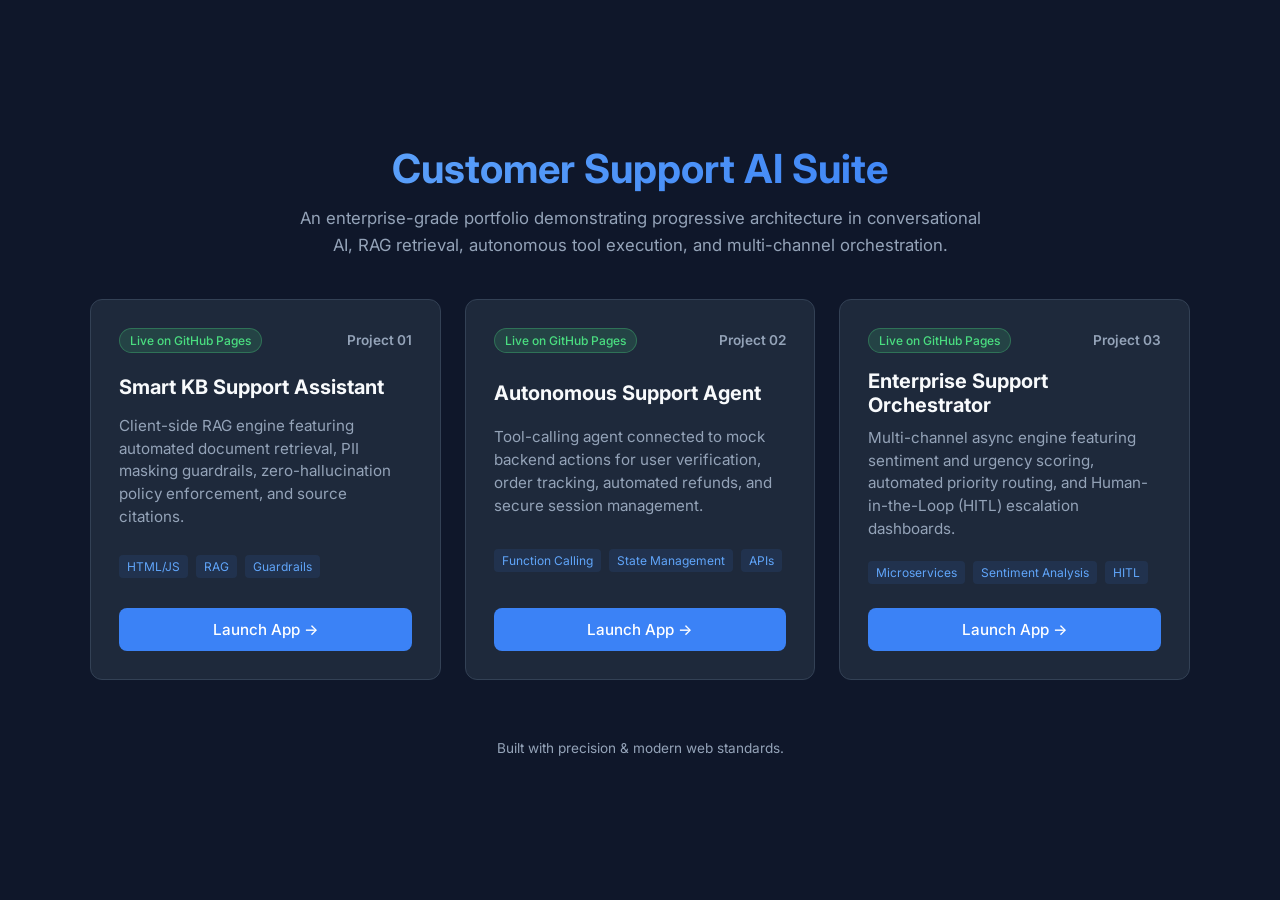
<file: index.html>
<!DOCTYPE html>
<html lang="en">
<head>
    <meta charset="UTF-8">
    <meta name="viewport" content="width=device-width, initial-scale=1.0">
    <title>Customer Support AI Portfolio</title>
    <link rel="stylesheet" href="style.css">
    <link href="https://fonts.googleapis.com/css2?family=Inter:wght@400;500;600;700&display=swap" rel="stylesheet">
</head>
<body>
    <div class="portfolio-container">
        <!-- Header Section -->
        <header class="hero-section">
            <h1>Customer Support AI Suite</h1>
            <p>An enterprise-grade portfolio demonstrating progressive architecture in conversational AI, RAG retrieval, autonomous tool execution, and multi-channel orchestration.</p>
        </header>

        <!-- Project Grid -->
        <div class="project-grid">
            
            <!-- Project 1 Card -->
            <div class="project-card active-card">
                <div class="card-header">
                    <span class="badge live-badge">Live on GitHub Pages</span>
                    <span class="project-num">Project 01</span>
                </div>
                <h2>Smart KB Support Assistant</h2>
                <p>Client-side RAG engine featuring automated document retrieval, PII masking guardrails, zero-hallucination policy enforcement, and source citations.</p>
                <div class="tech-stack">
                    <span>HTML/JS</span>
                    <span>RAG</span>
                    <span>Guardrails</span>
                </div>
                <a href="project1-kb-assistant/index.html" class="btn primary-btn">Launch App →</a>
            </div>

            <!-- Project 2 Card -->
            <div class="project-card active-card">
                <div class="card-header">
                    <span class="badge live-badge">Live on GitHub Pages</span>
                    <span class="project-num">Project 02</span>
                </div>
                <h2>Autonomous Support Agent</h2>
                <p>Tool-calling agent connected to mock backend actions for user verification, order tracking, automated refunds, and secure session management.</p>
                <div class="tech-stack">
                    <span>Function Calling</span>
                    <span>State Management</span>
                    <span>APIs</span>
                </div>
                <a href="project2-agent/index.html" class="btn primary-btn">Launch App →</a>
            </div>

            <!-- Project 3 Card -->
            <div class="project-card active-card">
                <div class="card-header">
                    <span class="badge live-badge">Live on GitHub Pages</span>
                    <span class="project-num">Project 03</span>
                </div>
                <h2>Enterprise Support Orchestrator</h2>
                <p>Multi-channel async engine featuring sentiment and urgency scoring, automated priority routing, and Human-in-the-Loop (HITL) escalation dashboards.</p>
                <div class="tech-stack">
                    <span>Microservices</span>
                    <span>Sentiment Analysis</span>
                    <span>HITL</span>
                </div>
                <a href="project3-orchestrator/index.html" class="btn primary-btn">Launch App →</a>
            </div>

        </div>

        <!-- Footer -->
        <footer class="portfolio-footer">
            <p>Built with precision & modern web standards.</p>
        </footer>
    </div>
</body>
</html>
</file>
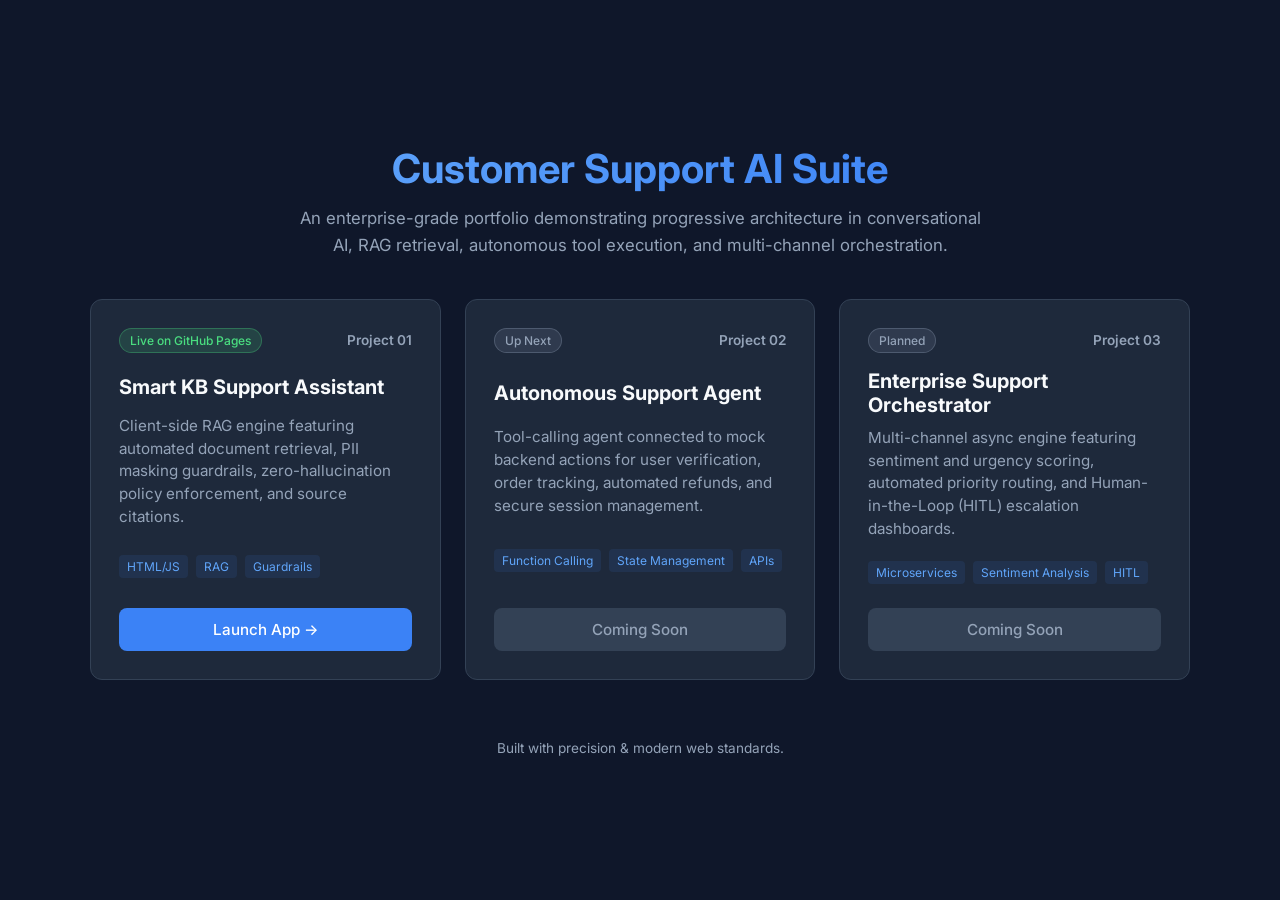
<file: project1-kb-assistant/index.html>
<!DOCTYPE html>
<html lang="en">
<head>
    <meta charset="UTF-8">
    <meta name="viewport" content="width=device-width, initial-scale=1.0">
    <title>Customer Support AI Portfolio</title>
    <link rel="stylesheet" href="style.css">
    <link href="https://fonts.googleapis.com/css2?family=Inter:wght@400;500;600;700&display=swap" rel="stylesheet">
</head>
<body>
    <div class="portfolio-container">
        <!-- Header Section -->
        <header class="hero-section">
            <h1>Customer Support AI Suite</h1>
            <p>An enterprise-grade portfolio demonstrating progressive architecture in conversational AI, RAG retrieval, autonomous tool execution, and multi-channel orchestration.</p>
        </header>

        <!-- Project Grid -->
        <div class="project-grid">
            
            <!-- Project 1 Card -->
            <div class="project-card active-card">
                <div class="card-header">
                    <span class="badge live-badge">Live on GitHub Pages</span>
                    <span class="project-num">Project 01</span>
                </div>
                <h2>Smart KB Support Assistant</h2>
                <p>Client-side RAG engine featuring automated document retrieval, PII masking guardrails, zero-hallucination policy enforcement, and source citations.</p>
                <div class="tech-stack">
                    <span>HTML/JS</span>
                    <span>RAG</span>
                    <span>Guardrails</span>
                </div>
                <a href="project1-kb-assistant/index.html" class="btn primary-btn">Launch App →</a>
            </div>

            <!-- Project 2 Card (Placeholder for next step) -->
            <div class="project-card pending-card">
                <div class="card-header">
                    <span class="badge pending-badge">Up Next</span>
                    <span class="project-num">Project 02</span>
                </div>
                <h2>Autonomous Support Agent</h2>
                <p>Tool-calling agent connected to mock backend actions for user verification, order tracking, automated refunds, and secure session management.</p>
                <div class="tech-stack">
                    <span>Function Calling</span>
                    <span>State Management</span>
                    <span>APIs</span>
                </div>
                <a href="#" class="btn disabled-btn">Coming Soon</a>
            </div>

            <!-- Project 3 Card -->
            <div class="project-card pending-card">
                <div class="card-header">
                    <span class="badge pending-badge">Planned</span>
                    <span class="project-num">Project 03</span>
                </div>
                <h2>Enterprise Support Orchestrator</h2>
                <p>Multi-channel async engine featuring sentiment and urgency scoring, automated priority routing, and Human-in-the-Loop (HITL) escalation dashboards.</p>
                <div class="tech-stack">
                    <span>Microservices</span>
                    <span>Sentiment Analysis</span>
                    <span>HITL</span>
                </div>
                <a href="#" class="btn disabled-btn">Coming Soon</a>
            </div>

        </div>

        <!-- Footer -->
        <footer class="portfolio-footer">
            <p>Built with precision & modern web standards.</p>
        </footer>
    </div>
</body>
</html>
</file>
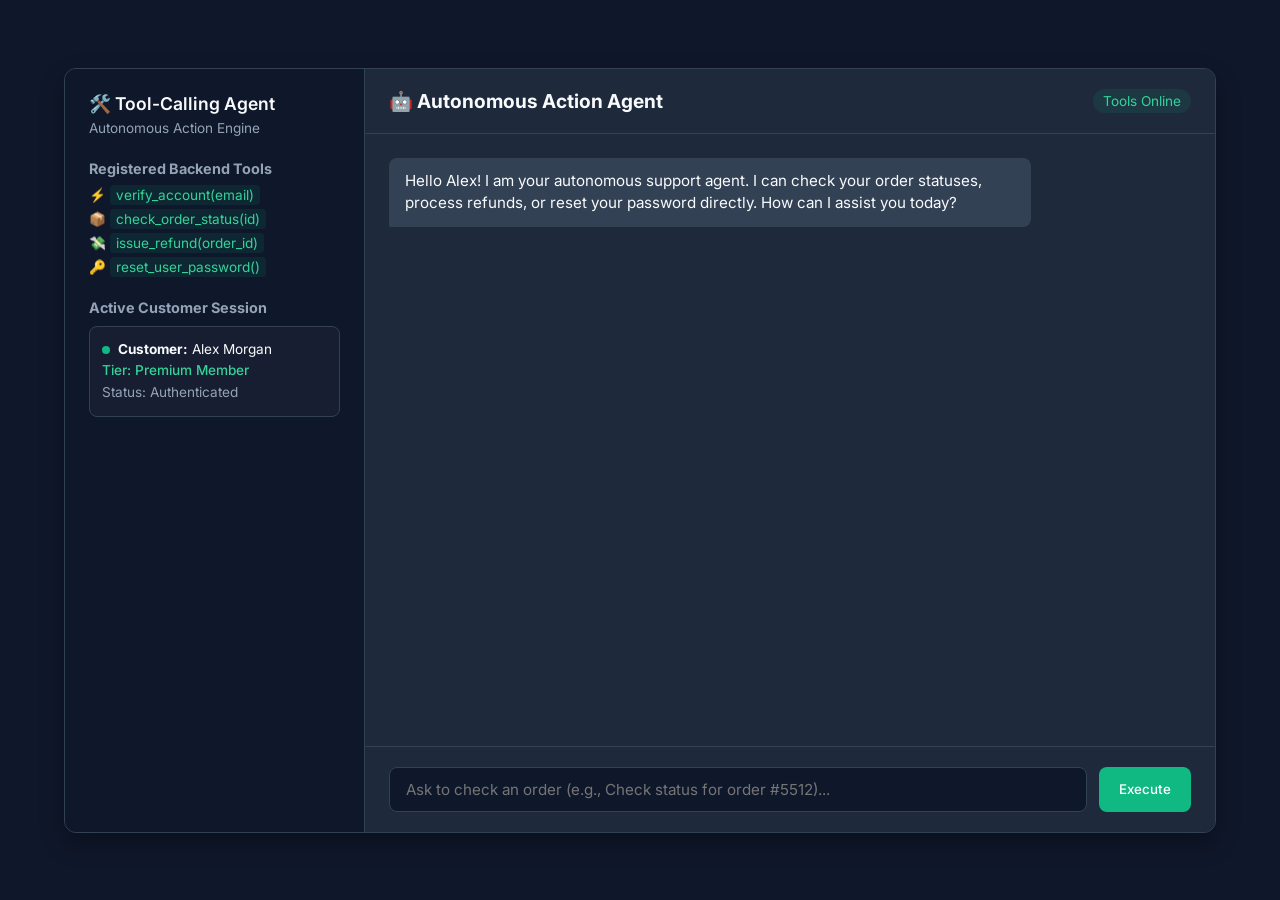
<file: project2-agent/index.html>
<!DOCTYPE html>
<html lang="en">
<head>
    <meta charset="UTF-8">
    <meta name="viewport" content="width=device-width, initial-scale=1.0">
    <title>Autonomous Support Agent (Tool-Calling Engine)</title>
    <link rel="stylesheet" href="style.css">
    <link href="https://fonts.googleapis.com/css2?family=Inter:wght@400;500;600;700&display=swap" rel="stylesheet">
</head>
<body>
    <div class="app-container">
        <!-- Sidebar: Active Tools & Customer Session -->
        <aside class="sidebar">
            <h2>🛠️ Tool-Calling Agent</h2>
            <p class="subtitle">Autonomous Action Engine</p>
            
            <div class="tools-section">
                <h3>Registered Backend Tools</h3>
                <ul id="tools-list">
                    <li>⚡ <code>verify_account(email)</code></li>
                    <li>📦 <code>check_order_status(id)</code></li>
                    <li>💸 <code>issue_refund(order_id)</code></li>
                    <li>🔑 <code>reset_user_password()</code></li>
                </ul>
            </div>

            <div class="session-box">
                <h3>Active Customer Session</h3>
                <div id="session-status" class="session-card">
                    <span class="dot"></span> <strong>Customer:</strong> Alex Morgan<br>
                    <span class="tier">Tier: Premium Member</span><br>
                    <span class="status-val">Status: Authenticated</span>
                </div>
            </div>
        </aside>

        <!-- Main Chat Area -->
        <main class="chat-container">
            <header class="chat-header">
                <h1>🤖 Autonomous Action Agent</h1>
                <span class="status-indicator">Tools Online</span>
            </header>

            <div id="chat-messages" class="chat-messages">
                <div class="message assistant-message">
                    <div class="message-content">
                        Hello Alex! I am your autonomous support agent. I can check your order statuses, process refunds, or reset your password directly. How can I assist you today?
                    </div>
                </div>
            </div>

            <div class="chat-input-area">
                <input type="text" id="user-input" placeholder="Ask to check an order (e.g., Check status for order #5512)..." autocomplete="off">
                <button id="send-btn">Execute</button>
            </div>
        </main>
    </div>

    <script src="app.js"></script>
</body>
</html>
</file>
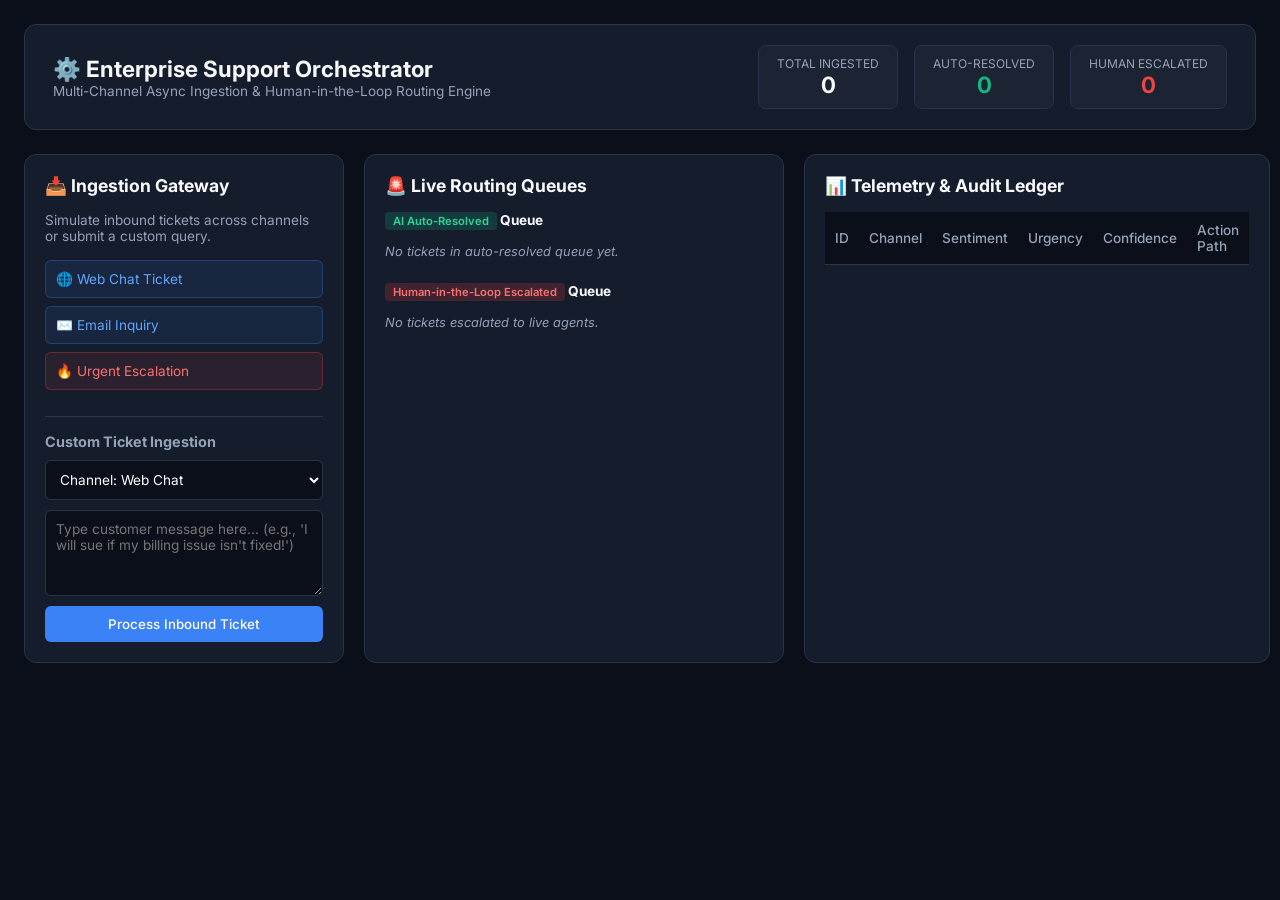
<file: project3-orchestrator/index.html>
<!DOCTYPE html>
<html lang="en">
<head>
    <meta charset="UTF-8">
    <meta name="viewport" content="width=device-width, initial-scale=1.0">
    <title>Enterprise Support Orchestrator (Multi-Channel & HITL Engine)</title>
    <link rel="stylesheet" href="style.css">
    <link href="https://fonts.googleapis.com/css2?family=Inter:wght@400;500;600;700&display=swap" rel="stylesheet">
</head>
<body>
    <div class="dashboard-container">
        <!-- Top Header & Metrics Bar -->
        <header class="top-bar">
            <div>
                <h1>⚙️ Enterprise Support Orchestrator</h1>
                <p class="subtitle">Multi-Channel Async Ingestion & Human-in-the-Loop Routing Engine</p>
            </div>
            <div class="metrics-summary">
                <div class="metric-card">
                    <span class="metric-label">Total Ingested</span>
                    <span id="stat-total" class="metric-value">0</span>
                </div>
                <div class="metric-card">
                    <span class="metric-label">Auto-Resolved</span>
                    <span id="stat-auto" class="metric-value success-val">0</span>
                </div>
                <div class="metric-card">
                    <span class="metric-label">Human Escalated</span>
                    <span id="stat-escalated" class="metric-value danger-val">0</span>
                </div>
            </div>
        </header>

        <!-- Main Work Area -->
        <div class="dashboard-grid">
            <!-- Left Panel: Ticket Simulator / Ingestion -->
            <aside class="panel ingestion-panel">
                <h2>📥 Ingestion Gateway</h2>
                <p class="panel-desc">Simulate inbound tickets across channels or submit a custom query.</p>
                
                <div class="quick-sim-buttons">
                    <button class="sim-btn" onclick="simulateTicket('web')">🌐 Web Chat Ticket</button>
                    <button class="sim-btn" onclick="simulateTicket('email')">✉️ Email Inquiry</button>
                    <button class="sim-btn danger-sim" onclick="simulateTicket('urgent')">🔥 Urgent Escalation</button>
                </div>

                <div class="custom-ingest-form">
                    <h3>Custom Ticket Ingestion</h3>
                    <select id="ticket-channel">
                        <option value="Web Chat">Channel: Web Chat</option>
                        <option value="Email">Channel: Email</option>
                        <option value="Slack">Channel: Slack</option>
                    </select>
                    <textarea id="ticket-text" placeholder="Type customer message here... (e.g., 'I will sue if my billing issue isn't fixed!')" rows="4"></textarea>
                    <button id="submit-ticket-btn">Process Inbound Ticket</button>
                </div>
            </aside>

            <!-- Middle Panel: Live Escalation Queues -->
            <section class="panel queue-panel">
                <h2>🚨 Live Routing Queues</h2>
                
                <div class="queue-section">
                    <h3><span class="badge auto-badge">AI Auto-Resolved</span> Queue</h3>
                    <div id="auto-queue" class="queue-list">
                        <div class="empty-placeholder">No tickets in auto-resolved queue yet.</div>
                    </div>
                </div>

                <div class="queue-section">
                    <h3><span class="badge human-badge">Human-in-the-Loop Escalated</span> Queue</h3>
                    <div id="escalated-queue" class="queue-list">
                        <div class="empty-placeholder">No tickets escalated to live agents.</div>
                    </div>
                </div>
            </section>

            <!-- Right Panel: Audit Trail & Sentiment Telemetry -->
            <section class="panel ledger-panel">
                <h2>📊 Telemetry & Audit Ledger</h2>
                <div class="table-container">
                    <table id="audit-table">
                        <thead>
                            <tr>
                                <th>ID</th>
                                <th>Channel</th>
                                <th>Sentiment</th>
                                <th>Urgency</th>
                                <th>Confidence</th>
                                <th>Action Path</th>
                            </tr>
                        </thead>
                        <tbody id="audit-body">
                            <!-- Ingested rows will appear here dynamically -->
                        </tbody>
                    </table>
                </div>
            </section>
        </div>
    </div>

    <script src="app.js"></script>
</body>
</html>
</file>
<file: style.css>
:root {
    --bg-color: #0f172a;
    --card-bg: #1e293b;
    --card-border: #334155;
    --text-color: #f8fafc;
    --text-muted: #94a3b8;
    --accent-color: #3b82f6;
    --accent-hover: #2563eb;
}

* {
    box-sizing: border-box;
    margin: 0;
    padding: 0;
    font-family: 'Inter', sans-serif;
}

body {
    background-color: var(--bg-color);
    color: var(--text-color);
    min-height: 100vh;
    display: flex;
    justify-content: center;
    align-items: center;
    padding: 40px 20px;
}

.portfolio-container {
    max-width: 1100px;
    width: 100%;
    display: flex;
    flex-direction: column;
    gap: 40px;
}

/* Hero Section */
.hero-section {
    text-align: center;
    max-width: 700px;
    margin: 0 auto;
}

.hero-section h1 {
    font-size: 2.5rem;
    font-weight: 700;
    margin-bottom: 12px;
    background: linear-gradient(135deg, #60a5fa, #3b82f6);
    -webkit-background-clip: text;
    -webkit-text-fill-color: transparent;
}

.hero-section p {
    color: var(--text-muted);
    font-size: 1.05rem;
    line-height: 1.6;
}

/* Project Grid */
.project-grid {
    display: grid;
    grid-template-columns: repeat(auto-fit, minmax(320px, 1fr));
    gap: 24px;
}

.project-card {
    background: var(--card-bg);
    border: 1px solid var(--card-border);
    border-radius: 12px;
    padding: 28px;
    display: flex;
    flex-direction: column;
    justify-content: space-between;
    transition: transform 0.2s, border-color 0.2s;
}

.project-card:hover {
    transform: translateY(-4px);
    border-color: var(--accent-color);
}

.card-header {
    display: flex;
    justify-content: space-between;
    align-items: center;
    margin-bottom: 16px;
}

.project-num {
    font-size: 0.85rem;
    color: var(--text-muted);
    font-weight: 600;
}

.badge {
    font-size: 0.75rem;
    padding: 4px 10px;
    border-radius: 20px;
    font-weight: 500;
}

.live-badge {
    background: rgba(74, 222, 128, 0.15);
    color: #4ade80;
    border: 1px solid rgba(74, 222, 128, 0.3);
}

.project-card h2 {
    font-size: 1.25rem;
    margin-bottom: 10px;
}

.project-card p {
    color: var(--text-muted);
    font-size: 0.95rem;
    line-height: 1.5;
    margin-bottom: 20px;
}

.tech-stack {
    display: flex;
    gap: 8px;
    flex-wrap: wrap;
    margin-bottom: 24px;
}

.tech-stack span {
    font-size: 0.75rem;
    background: rgba(59, 130, 246, 0.1);
    color: #60a5fa;
    padding: 4px 8px;
    border-radius: 4px;
}

/* Buttons */
.btn {
    text-align: center;
    padding: 12px;
    border-radius: 8px;
    font-size: 0.95rem;
    font-weight: 500;
    text-decoration: none;
    transition: background 0.2s;
}

.primary-btn {
    background: var(--accent-color);
    color: white;
}

.primary-btn:hover {
    background: var(--accent-hover);
}

.portfolio-footer {
    text-align: center;
    color: var(--text-muted);
    font-size: 0.85rem;
    margin-top: 20px;
}
</file>
<file: project1-kb-assistant/style.css>
:root {
    --bg-color: #0f172a;
    --card-bg: #1e293b;
    --card-border: #334155;
    --text-color: #f8fafc;
    --text-muted: #94a3b8;
    --accent-color: #3b82f6;
    --accent-hover: #2563eb;
}

* {
    box-sizing: border-box;
    margin: 0;
    padding: 0;
    font-family: 'Inter', sans-serif;
}

body {
    background-color: var(--bg-color);
    color: var(--text-color);
    min-height: 100vh;
    display: flex;
    justify-content: center;
    align-items: center;
    padding: 40px 20px;
}

.portfolio-container {
    max-width: 1100px;
    width: 100%;
    display: flex;
    flex-direction: column;
    gap: 40px;
}

/* Hero Section */
.hero-section {
    text-align: center;
    max-width: 700px;
    margin: 0 auto;
}

.hero-section h1 {
    font-size: 2.5rem;
    font-weight: 700;
    margin-bottom: 12px;
    background: linear-gradient(135deg, #60a5fa, #3b82f6);
    -webkit-background-clip: text;
    -webkit-text-fill-color: transparent;
}

.hero-section p {
    color: var(--text-muted);
    font-size: 1.05rem;
    line-height: 1.6;
}

/* Project Grid */
.project-grid {
    display: grid;
    grid-template-columns: repeat(auto-fit, minmax(320px, 1fr));
    gap: 24px;
}

.project-card {
    background: var(--card-bg);
    border: 1px solid var(--card-border);
    border-radius: 12px;
    padding: 28px;
    display: flex;
    flex-direction: column;
    justify-content: space-between;
    transition: transform 0.2s, border-color 0.2s;
}

.project-card:hover {
    transform: translateY(-4px);
    border-color: var(--accent-color);
}

.card-header {
    display: flex;
    justify-content: space-between;
    align-items: center;
    margin-bottom: 16px;
}

.project-num {
    font-size: 0.85rem;
    color: var(--text-muted);
    font-weight: 600;
}

.badge {
    font-size: 0.75rem;
    padding: 4px 10px;
    border-radius: 20px;
    font-weight: 500;
}

.live-badge {
    background: rgba(74, 222, 128, 0.15);
    color: #4ade80;
    border: 1px solid rgba(74, 222, 128, 0.3);
}

.pending-badge {
    background: rgba(148, 163, 184, 0.15);
    color: #94a3b8;
    border: 1px solid rgba(148, 163, 184, 0.3);
}

.project-card h2 {
    font-size: 1.25rem;
    margin-bottom: 10px;
}

.project-card p {
    color: var(--text-muted);
    font-size: 0.95rem;
    line-height: 1.5;
    margin-bottom: 20px;
}

.tech-stack {
    display: flex;
    gap: 8px;
    flex-wrap: wrap;
    margin-bottom: 24px;
}

.tech-stack span {
    font-size: 0.75rem;
    background: rgba(59, 130, 246, 0.1);
    color: #60a5fa;
    padding: 4px 8px;
    border-radius: 4px;
}

/* Buttons */
.btn {
    text-align: center;
    padding: 12px;
    border-radius: 8px;
    font-size: 0.95rem;
    font-weight: 500;
    text-decoration: none;
    transition: background 0.2s;
}

.primary-btn {
    background: var(--accent-color);
    color: white;
}

.primary-btn:hover {
    background: var(--accent-hover);
}

.disabled-btn {
    background: #334155;
    color: var(--text-muted);
    cursor: not-allowed;
}

/* Footer */
.portfolio-footer {
    text-align: center;
    color: var(--text-muted);
    font-size: 0.85rem;
    margin-top: 20px;
}
</file>
<file: project2-agent/style.css>
:root {
    --bg-color: #0f172a;
    --sidebar-bg: #1e293b;
    --chat-bg: #1e293b;
    --text-color: #f8fafc;
    --text-muted: #94a3b8;
    --accent-color: #10b981; /* Green accent for active actions */
    --accent-hover: #059669;
    --user-msg: #059669;
    --assistant-msg: #334155;
    --border-color: #334155;
}

* {
    box-sizing: border-box;
    margin: 0;
    padding: 0;
    font-family: 'Inter', sans-serif;
}

body {
    background-color: var(--bg-color);
    color: var(--text-color);
    height: 100vh;
    display: flex;
    justify-content: center;
    align-items: center;
}

.app-container {
    display: flex;
    width: 90vw;
    max-width: 1200px;
    height: 85vh;
    background: var(--sidebar-bg);
    border-radius: 12px;
    box-shadow: 0 10px 25px rgba(0, 0, 0, 0.3);
    overflow: hidden;
    border: 1px solid var(--border-color);
}

/* Sidebar */
.sidebar {
    width: 300px;
    background: #0f172a;
    padding: 24px;
    border-right: 1px solid var(--border-color);
    display: flex;
    flex-direction: column;
    gap: 24px;
}

.sidebar h2 {
    font-size: 1.1rem;
    font-weight: 600;
}

.subtitle {
    font-size: 0.85rem;
    color: var(--text-muted);
    margin-top: -18px;
}

.tools-section h3, .session-box h3 {
    font-size: 0.9rem;
    color: var(--text-muted);
    margin-bottom: 10px;
}

#tools-list {
    list-style: none;
    font-size: 0.85rem;
    display: flex;
    flex-direction: column;
    gap: 8px;
}

#tools-list code {
    background: rgba(16, 185, 129, 0.1);
    color: #34d399;
    padding: 2px 6px;
    border-radius: 4px;
}

.session-card {
    background: rgba(255, 255, 255, 0.03);
    border: 1px solid var(--border-color);
    padding: 12px;
    border-radius: 8px;
    font-size: 0.85rem;
    line-height: 1.6;
}

.dot {
    height: 8px;
    width: 8px;
    background-color: #10b981;
    border-radius: 50%;
    display: inline-block;
    margin-right: 4px;
}

.tier {
    color: #34d399;
    font-weight: 500;
}

.status-val {
    color: var(--text-muted);
}

/* Chat Container */
.chat-container {
    flex: 1;
    display: flex;
    flex-direction: column;
    background: var(--chat-bg);
}

.chat-header {
    padding: 20px 24px;
    border-bottom: 1px solid var(--border-color);
    display: flex;
    justify-content: space-between;
    align-items: center;
}

.chat-header h1 {
    font-size: 1.2rem;
}

.status-indicator {
    font-size: 0.85rem;
    color: #34d399;
    background: rgba(16, 185, 129, 0.1);
    padding: 4px 10px;
    border-radius: 12px;
}

.chat-messages {
    flex: 1;
    padding: 24px;
    overflow-y: auto;
    display: flex;
    flex-direction: column;
    gap: 16px;
}

.message {
    max-width: 80%;
    padding: 12px 16px;
    border-radius: 8px;
    font-size: 0.95rem;
    line-height: 1.5;
}

.assistant-message {
    background: var(--assistant-msg);
    align-self: flex-start;
    border-bottom-left-radius: 2px;
}

.user-message {
    background: var(--user-msg);
    color: white;
    align-self: flex-end;
    border-bottom-right-radius: 2px;
}

/* Tool execution visual block */
.tool-execution-card {
    background: rgba(15, 23, 42, 0.6);
    border: 1px dashed #10b981;
    padding: 10px 14px;
    border-radius: 6px;
    margin-top: 8px;
    font-size: 0.85rem;
    font-family: monospace;
    color: #34d399;
}

/* Input Area */
.chat-input-area {
    padding: 20px 24px;
    border-top: 1px solid var(--border-color);
    display: flex;
    gap: 12px;
}

#user-input {
    flex: 1;
    padding: 12px 16px;
    background: #0f172a;
    border: 1px solid var(--border-color);
    border-radius: 8px;
    color: white;
    font-size: 0.95rem;
}

#user-input:focus {
    outline: none;
    border-color: var(--accent-color);
}

#send-btn {
    padding: 0 20px;
    background: var(--accent-color);
    color: white;
    border: none;
    border-radius: 8px;
    font-weight: 500;
    cursor: pointer;
    transition: background 0.2s;
}

#send-btn:hover {
    background: var(--accent-hover);
}
</file>
<file: project3-orchestrator/style.css>
:root {
    --bg-color: #0b0f19;
    --panel-bg: #151c2c;
    --border-color: #2a3449;
    --text-color: #f8fafc;
    --text-muted: #94a3b8;
    --accent-blue: #3b82f6;
    --accent-green: #10b981;
    --accent-red: #ef4444;
    --accent-amber: #f59e0b;
}

* {
    box-sizing: border-box;
    margin: 0;
    padding: 0;
    font-family: 'Inter', sans-serif;
}

body {
    background-color: var(--bg-color);
    color: var(--text-color);
    min-height: 100vh;
    padding: 24px;
}

.dashboard-container {
    max-width: 1400px;
    margin: 0 auto;
    display: flex;
    flex-direction: column;
    gap: 24px;
}

/* Header */
.top-bar {
    display: flex;
    justify-content: space-between;
    align-items: center;
    background: var(--panel-bg);
    padding: 20px 28px;
    border-radius: 12px;
    border: 1px solid var(--border-color);
}

.top-bar h1 {
    font-size: 1.4rem;
    font-weight: 700;
}

.subtitle {
    font-size: 0.85rem;
    color: var(--text-muted);
}

.metrics-summary {
    display: flex;
    gap: 16px;
}

.metric-card {
    background: rgba(255, 255, 255, 0.03);
    border: 1px solid var(--border-color);
    padding: 10px 18px;
    border-radius: 8px;
    text-align: center;
}

.metric-label {
    display: block;
    font-size: 0.75rem;
    color: var(--text-muted);
    text-transform: uppercase;
}

.metric-value {
    font-size: 1.4rem;
    font-weight: 700;
}

.success-val { color: var(--accent-green); }
.danger-val { color: var(--accent-red); }

/* Dashboard Layout */
.dashboard-grid {
    display: grid;
    grid-template-columns: 320px 420px 1fr;
    gap: 20px;
}

.panel {
    background: var(--panel-bg);
    border: 1px solid var(--border-color);
    border-radius: 12px;
    padding: 20px;
    display: flex;
    flex-direction: column;
    gap: 16px;
}

.panel h2 {
    font-size: 1.1rem;
}

.panel-desc {
    font-size: 0.85rem;
    color: var(--text-muted);
}

/* Ingestion Controls */
.quick-sim-buttons {
    display: flex;
    flex-direction: column;
    gap: 8px;
}

.sim-btn {
    padding: 10px;
    background: rgba(59, 130, 246, 0.1);
    color: #60a5fa;
    border: 1px solid rgba(59, 130, 246, 0.3);
    border-radius: 6px;
    cursor: pointer;
    text-align: left;
    font-size: 0.85rem;
    transition: background 0.2s;
}

.sim-btn:hover { background: rgba(59, 130, 246, 0.2); }

.danger-sim {
    background: rgba(239, 68, 68, 0.1);
    color: #f87171;
    border-color: rgba(239, 68, 68, 0.3);
}

.danger-sim:hover { background: rgba(239, 68, 68, 0.2); }

.custom-ingest-form {
    display: flex;
    flex-direction: column;
    gap: 10px;
    margin-top: 10px;
    border-top: 1px solid var(--border-color);
    padding-top: 16px;
}

.custom-ingest-form h3 {
    font-size: 0.9rem;
    color: var(--text-muted);
}

#ticket-channel, #ticket-text {
    width: 100%;
    background: #0b0f19;
    border: 1px solid var(--border-color);
    color: white;
    padding: 10px;
    border-radius: 6px;
    font-size: 0.85rem;
}

#submit-ticket-btn {
    padding: 10px;
    background: var(--accent-blue);
    color: white;
    border: none;
    border-radius: 6px;
    font-weight: 500;
    cursor: pointer;
}

/* Queue Cards */
.queue-section h3 {
    font-size: 0.85rem;
    margin-bottom: 8px;
}

.queue-list {
    display: flex;
    flex-direction: column;
    gap: 8px;
    max-height: 250px;
    overflow-y: auto;
}

.empty-placeholder {
    font-size: 0.8rem;
    color: var(--text-muted);
    font-style: italic;
    padding: 8px 0;
}

.ticket-card {
    background: #0b0f19;
    border: 1px solid var(--border-color);
    padding: 12px;
    border-radius: 8px;
    font-size: 0.85rem;
}

.ticket-card-header {
    display: flex;
    justify-content: space-between;
    margin-bottom: 6px;
    font-size: 0.75rem;
    color: var(--text-muted);
}

.badge {
    padding: 2px 8px;
    border-radius: 4px;
    font-size: 0.7rem;
    font-weight: 600;
}

.auto-badge { background: rgba(16, 185, 129, 0.2); color: #34d399; }
.human-badge { background: rgba(239, 68, 68, 0.2); color: #f87171; }

/* Audit Table */
.table-container {
    overflow-x: auto;
}

table {
    width: 100%;
    border-collapse: collapse;
    font-size: 0.85rem;
    text-align: left;
}

th {
    background: #0b0f19;
    padding: 10px;
    color: var(--text-muted);
    font-weight: 500;
    border-bottom: 1px solid var(--border-color);
}

td {
    padding: 10px;
    border-bottom: 1px solid var(--border-color);
}

.sent-neg { color: #f87171; }
.sent-pos { color: #34d399; }
.sent-neu { color: #94a3b8; }
</file>
